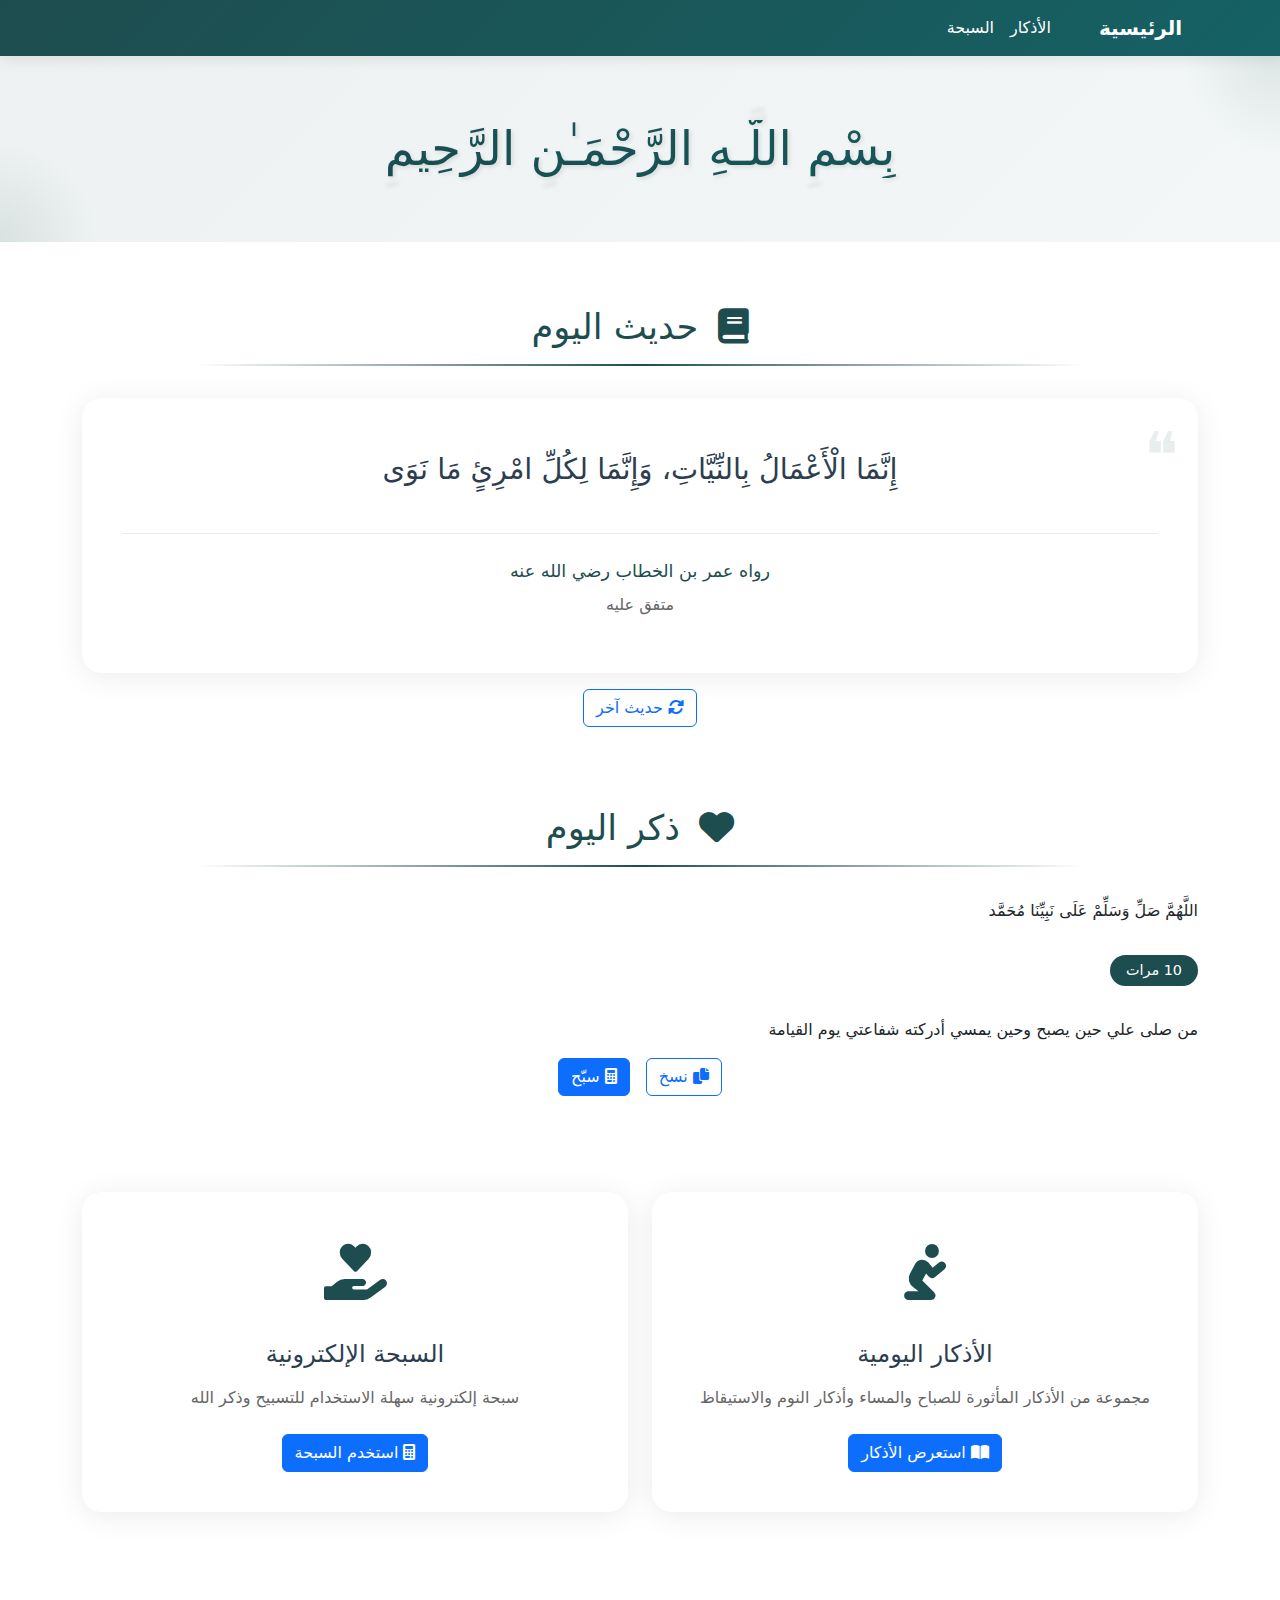
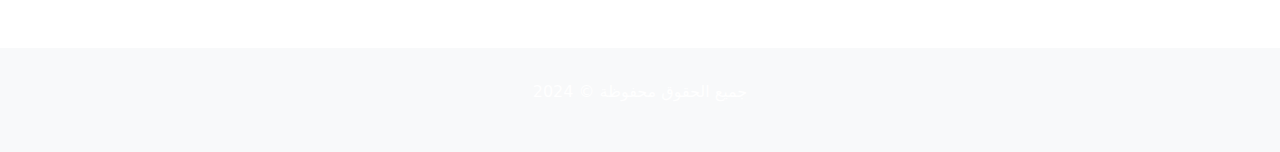
<file: public/index.html>
<!DOCTYPE html>
<html dir="rtl" lang="ar">
<head>
    <meta charset="UTF-8">
    <meta name="viewport" content="width=device-width, initial-scale=1.0">
    <title>موقع الأذكار والتسبيح</title>
    <link rel="stylesheet" href="css/style.css">
    <link href="https://cdn.jsdelivr.net/npm/bootstrap@5.1.3/dist/css/bootstrap.min.css" rel="stylesheet">
    <link href="https://cdnjs.cloudflare.com/ajax/libs/font-awesome/6.0.0/css/all.min.css" rel="stylesheet">
</head>
<body>
    <nav class="navbar navbar-expand-lg">
        <div class="container">
            <a class="navbar-brand" href="index.html">الرئيسية</a>
            <button class="navbar-toggler" type="button" data-bs-toggle="collapse" data-bs-target="#navbarNav">
                <span class="navbar-toggler-icon"></span>
            </button>
            <div class="collapse navbar-collapse" id="navbarNav">
                <ul class="navbar-nav">
                    <li class="nav-item">
                        <a class="nav-link" href="athkar.html">الأذكار</a>
                    </li>
                    <li class="nav-item">
                        <a class="nav-link" href="tasbih.html">السبحة</a>
                    </li>
                </ul>
            </div>
        </div>
    </nav>

    <div class="hero-section">
        <div class="container">
            <h1 class="bismillah text-center">بِسْمِ اللَّـهِ الرَّحْمَـٰنِ الرَّحِيمِ</h1>
        </div>
    </div>

    <div class="container">
        <section class="hadith-section mb-5">
            <div class="section-header text-center mb-4">
                <h2><i class="fas fa-book"></i> حديث اليوم</h2>
                <div class="divider"></div>
            </div>
            <div class="hadith-card" id="daily-hadith">
                <div class="text-center">
                    <div class="spinner-border" role="status">
                        <span class="visually-hidden">جاري التحميل...</span>
                    </div>
                </div>
            </div>
        </section>

        <section class="features-section">
            <div class="row">
                <div class="col-md-6 mb-4">
                    <div class="feature-card">
                        <div class="text-center">
                            <div class="feature-icon">
                                <i class="fas fa-pray"></i>
                            </div>
                            <h3>الأذكار اليومية</h3>
                            <p>مجموعة من الأذكار المأثورة للصباح والمساء وأذكار النوم والاستيقاظ</p>
                            <a href="athkar.html" class="btn btn-primary">
                                <i class="fas fa-book-open"></i>
                                استعرض الأذكار
                            </a>
                        </div>
                    </div>
                </div>

                <div class="col-md-6 mb-4">
                    <div class="feature-card">
                        <div class="text-center">
                            <div class="feature-icon">
                                <i class="fas fa-hand-holding-heart"></i>
                            </div>
                            <h3>السبحة الإلكترونية</h3>
                            <p>سبحة إلكترونية سهلة الاستخدام للتسبيح وذكر الله</p>
                            <a href="tasbih.html" class="btn btn-primary">
                                <i class="fas fa-calculator"></i>
                                استخدم السبحة
                            </a>
                        </div>
                    </div>
                </div>
            </div>
        </section>
    </div>

    <footer>
        <div class="container text-center">
            <p>جميع الحقوق محفوظة © 2024</p>
        </div>
    </footer>

    <script src="https://cdn.jsdelivr.net/npm/bootstrap@5.1.3/dist/js/bootstrap.bundle.min.js"></script>
    <script src="js/main.js"></script>
</body>
</html>
</file>
<file: public/css/style.css>
@import url('https://fonts.googleapis.com/css2?family=Amiri:wght@400;700&family=Noto+Naskh+Arabic:wght@400;700&display=swap');

:root {
    --primary-color: #2C3E50;
    --secondary-color: #34495E;
    --accent-color: #16A085;
    --light-bg: #F8FAFC;
    --text-color: #2C3E50;
}

body {
    font-family: 'Amiri', 'Traditional Arabic', serif;
    background-color: #f8f9fa;
    color: var(--text-color);
    line-height: 1.8;
}

/* Navbar Styles */
.navbar {
    background: linear-gradient(135deg, #1e4d4f 0%, #156164 100%) !important;
    padding: 1rem 0;
    box-shadow: 0 2px 15px rgba(0, 0, 0, 0.1);
}

.navbar-brand,
.nav-link {
    color: #fff !important;
    font-weight: 600;
    transition: all 0.3s ease;
}

.nav-link:hover {
    color: var(--accent-color) !important;
    transform: translateY(-2px);
}

/* Hero Section */
.hero-section {
    background: linear-gradient(135deg, rgba(30, 77, 79, 0.08) 0%, rgba(21, 97, 100, 0.05) 100%);
    padding: 4rem 0;
    margin-bottom: 2rem;
    position: relative;
    overflow: hidden;
}

.hero-section::before,
.hero-section::after {
    content: '';
    position: absolute;
    width: 200px;
    height: 200px;
    border-radius: 50%;
    background: radial-gradient(circle, rgba(30, 77, 79, 0.1) 0%, rgba(30, 77, 79, 0) 70%);
}

.hero-section::before {
    top: -100px;
    right: -100px;
}

.hero-section::after {
    bottom: -100px;
    left: -100px;
}

.bismillah {
    font-size: 3rem;
    background: linear-gradient(135deg, #1e4d4f 0%, #156164 100%);
    -webkit-background-clip: text;
    -webkit-text-fill-color: transparent;
    text-shadow: 2px 2px 4px rgba(0,0,0,0.1);
    margin: 0;
    padding: 0;
}

/* Hadith Card */
.hadith-card {
    background: #ffffff;
    border-radius: 20px;
    padding: 2.5rem;
    box-shadow: 0 4px 30px rgba(0, 0, 0, 0.08);
    margin: 1rem 0;
    position: relative;
    overflow: hidden;
    transition: all 0.3s ease;
}

.hadith-card::before {
    content: '❝';
    position: absolute;
    top: 10px;
    right: 20px;
    font-size: 4rem;
    color: rgba(30, 77, 79, 0.1);
    font-family: Arial, sans-serif;
}

.hadith-card:hover {
    transform: translateY(-5px);
}

.hadith-card h2 {
    color: var(--primary-color);
    font-weight: 700;
}

.hadith-text {
    font-size: 1.8rem;
    line-height: 2.2;
    color: #2c3e50;
    margin-bottom: 2rem;
    text-align: center;
    position: relative;
    z-index: 1;
}

.narrator,
.source {
    color: #666;
    font-size: 1.1rem;
}

.hadith-info {
    border-top: 1px solid rgba(30, 77, 79, 0.1);
    padding-top: 1.5rem;
    margin-top: 1.5rem;
    text-align: center;
}

.narrator {
    color: #1e4d4f;
    font-size: 1.1rem;
    margin-bottom: 0.5rem;
}

.source {
    color: #666;
    font-size: 1rem;
}

/* Feature Cards */
.feature-card {
    background: #ffffff;
    border-radius: 20px;
    padding: 2.5rem;
    box-shadow: 0 4px 30px rgba(0, 0, 0, 0.08);
    height: 100%;
    transition: all 0.3s ease;
    position: relative;
    overflow: hidden;
}

.feature-card::after {
    content: '';
    position: absolute;
    bottom: 0;
    right: 0;
    width: 100%;
    height: 5px;
    background: linear-gradient(90deg, #1e4d4f 0%, #156164 100%);
    opacity: 0;
    transition: opacity 0.3s ease;
}

.feature-card:hover::after {
    opacity: 1;
}

.feature-card:hover {
    transform: translateY(-10px);
    box-shadow: 0 6px 35px rgba(0, 0, 0, 0.12);
}

.feature-icon {
    font-size: 3.5rem;
    color: #1e4d4f;
    margin-bottom: 1.5rem;
    transition: transform 0.3s ease;
}

.feature-card:hover .feature-icon {
    transform: scale(1.1);
}

.feature-card h3 {
    color: #2c3e50;
    margin-bottom: 1rem;
    font-size: 1.5rem;
}

.feature-card p {
    color: #666;
    margin-bottom: 1.5rem;
    line-height: 1.6;
}

.features-section {
    padding: 3rem 0;
}

/* Athkar Cards */
.athkar-card {
    background: #ffffff;
    border-radius: 15px;
    padding: 1.5rem;
    box-shadow: 0 4px 20px rgba(0, 0, 0, 0.05);
    height: 100%;
    transition: all 0.3s ease;
    position: relative;
    overflow: hidden;
}

.athkar-card:hover {
    transform: translateY(-5px);
    box-shadow: 0 6px 25px rgba(0, 0, 0, 0.1);
}

.thikr-text {
    font-size: 1.3rem;
    line-height: 2;
    color: #2c3e50;
    margin-bottom: 1.5rem;
    text-align: center;
}

.thikr-info {
    margin: 1rem 0;
    text-align: center;
}

.count-badge {
    background: #1e4d4f;
    color: white;
    padding: 0.3rem 1rem;
    border-radius: 20px;
    font-size: 0.9rem;
    display: inline-block;
}

.description {
    color: #666;
    font-size: 0.95rem;
    margin-top: 1rem;
}

.action-buttons {
    display: flex;
    justify-content: center;
    gap: 1rem;
    margin-top: 1.5rem;
}

.category-select-wrapper {
    background: white;
    padding: 1rem;
    border-radius: 10px;
    box-shadow: 0 2px 10px rgba(0, 0, 0, 0.05);
}

.form-select-lg {
    border-color: #1e4d4f;
    color: #1e4d4f;
    font-size: 1.1rem;
}

.form-select-lg:focus {
    border-color: #156164;
    box-shadow: 0 0 0 0.25rem rgba(30, 77, 79, 0.25);
}

.progress {
    height: 10px;
    border-radius: 5px;
    margin-top: 1rem;
    background-color: #e9ecef;
}

.progress-bar {
    background-color: #1e4d4f;
    transition: width 0.3s ease;
    font-size: 0.8rem;
    display: flex;
    align-items: center;
    justify-content: center;
}

.main-text {
    font-size: 1.2rem;
    line-height: 1.8;
    margin-bottom: 1rem;
}

.description {
    font-size: 0.9rem;
    color: #666;
}

.count-badge {
    margin: 1rem 0;
}

/* Buttons */
.btn-primary {
    background-color: #1e4d4f;
    border-color: #1e4d4f;
    padding: 0.8rem 1.5rem;
    border-radius: 8px;
    transition: all 0.3s ease;
}

.btn-primary:hover {
    background-color: #156164;
    border-color: #156164;
    transform: translateY(-2px);
}

.btn-outline-primary {
    color: #1e4d4f;
    border-color: #1e4d4f;
    padding: 0.8rem 1.5rem;
    border-radius: 8px;
    transition: all 0.3s ease;
}

.btn-outline-primary:hover {
    background-color: #1e4d4f;
    color: #ffffff;
    transform: translateY(-2px);
}

/* Tasbih Counter */
.tasbih-count {
    font-size: 4rem;
    color: var(--accent-color);
    font-weight: bold;
    text-shadow: 2px 2px 4px rgba(0, 0, 0, 0.1);
}

#tasbih-button {
    width: 150px;
    height: 150px;
    border-radius: 50%;
    font-size: 1.8rem;
    background: var(--accent-color);
    border: none;
    box-shadow: 0 4px 15px rgba(0, 0, 0, 0.2);
    transition: all 0.3s ease;
}

#tasbih-button:active {
    transform: scale(0.95);
}

/* Enhanced Tasbih Styles */
.tasbih-card {
    background: #ffffff;
    border-radius: 20px;
    padding: 2.5rem;
    box-shadow: 0 4px 30px rgba(0, 0, 0, 0.08);
    margin-bottom: 2rem;
}

.btn-circle {
    width: 120px;
    height: 120px;
    border-radius: 50%;
    font-size: 2rem;
    display: flex;
    align-items: center;
    justify-content: center;
    margin: 0 auto;
    box-shadow: 0 4px 15px rgba(0, 0, 0, 0.1);
    transition: all 0.3s ease;
}

.btn-circle:active {
    transform: scale(0.95);
    box-shadow: 0 2px 10px rgba(0, 0, 0, 0.1);
}

.current-dhikr {
    font-size: 1.5rem;
    color: #1e4d4f;
    margin-bottom: 1rem;
    min-height: 40px;
}

.counter-info {
    font-size: 1.2rem;
    color: #666;
}

.saved-counts {
    background: #ffffff;
    border-radius: 20px;
    padding: 2rem;
    box-shadow: 0 4px 30px rgba(0, 0, 0, 0.08);
}

.list-group-item {
    border: none;
    border-bottom: 1px solid rgba(0, 0, 0, 0.05);
    margin-bottom: 0.5rem;
    padding: 1rem;
    transition: all 0.3s ease;
}

.list-group-item:hover {
    background-color: rgba(30, 77, 79, 0.05);
}

.list-group-item:last-child {
    border-bottom: none;
}

.target-count-wrapper {
    max-width: 300px;
    margin: 0 auto;
}

#custom-count, #dhikr-text {
    max-width: 300px;
    margin: 0 auto;
}

.tasbih-display {
    background: rgba(30, 77, 79, 0.05);
    padding: 2rem;
    border-radius: 15px;
    margin: 2rem 0;
}

.progress {
    max-width: 300px;
    margin: 1rem auto;
    height: 8px !important;
    background-color: rgba(30, 77, 79, 0.1);
}

.progress-bar {
    background-color: #1e4d4f;
}

.badge {
    font-size: 0.9rem;
    padding: 0.5rem 1rem;
}

/* Form Control Enhancements */
.form-select-lg {
    border: 2px solid rgba(30, 77, 79, 0.2);
    border-radius: 10px;
}

.form-select-lg:focus {
    border-color: #1e4d4f;
    box-shadow: 0 0 0 0.25rem rgba(30, 77, 79, 0.1);
}

/* Animation for count change */
@keyframes countChange {
    0% {
        transform: scale(1);
    }
    50% {
        transform: scale(1.2);
    }
    100% {
        transform: scale(1);
    }
}

.tasbih-count {
    animation: countChange 0.3s ease-out;
}

/* Footer */
footer {
    background: #f8f9fa;
    color: white;
    padding: 2rem 0;
    margin-top: 4rem;
}

.divider {
    height: 2px;
    background: linear-gradient(to right, transparent, #1e4d4f, transparent);
    margin: 1rem auto 2rem;
    width: 80%;
}

/* Responsive Design */
@media (max-width: 768px) {
    .bismillah {
        font-size: 2.2rem;
    }

    .hadith-text {
        font-size: 1.4rem;
        line-height: 2;
    }

    .feature-card {
        padding: 1.5rem;
        margin-bottom: 1rem;
    }

    .feature-icon {
        font-size: 2.5rem;
    }

    .hadith-card {
        margin-top: -3rem;
        padding: 1.5rem;
    }

    .btn-circle {
        width: 100px;
        height: 100px;
        font-size: 1.5rem;
    }
    
    .current-dhikr {
        font-size: 1.2rem;
    }
    
    .tasbih-card {
        padding: 1.5rem;
    }
}

/* Animations */
@keyframes fadeIn {
    from {
        opacity: 0;
        transform: translateY(20px);
    }

    to {
        opacity: 1;
        transform: translateY(0);
    }
}

.feature-card,
.hadith-card {
    animation: fadeIn 0.6s ease-out forwards;
}

/* Loading Spinner */
.spinner-border {
    color: #1e4d4f;
    width: 3rem;
    height: 3rem;
}

.mb-0 {
    color: #000;
}

/* Enhanced Hadith Section */
.hadith-section {
    padding: 2rem 0;
    position: relative;
}

.section-header h2 {
    color: #1e4d4f;
    font-size: 2.2rem;
    margin-bottom: 0.5rem;
}

.section-header i {
    margin-left: 0.5rem;
    color: #1e4d4f;
}

/* Athkar Stack Styles */
.athkar-stack-container {
    background: #fff;
    border-radius: 15px;
    padding: 1.5rem;
    box-shadow: 0 4px 20px rgba(0, 0, 0, 0.08);
    margin-bottom: 2rem;
    min-height: 200px;
    position: relative;
    overflow: hidden;
}

.athkar-stack-container::before {
    content: '';
    position: absolute;
    top: 0;
    left: 0;
    right: 0;
    height: 4px;
    background: linear-gradient(90deg, #1e4d4f 0%, #156164 100%);
    border-radius: 4px 4px 0 0;
}

.current-dhikr-stack {
    display: flex;
    flex-direction: column;
    gap: 1rem;
}

.current-dhikr-stack:empty::before {
    content: 'اختر ذكراً للبدء';
    display: block;
    text-align: center;
    color: #666;
    padding: 2rem;
    font-style: italic;
}

.stack-item {
    background: linear-gradient(135deg, rgba(30, 77, 79, 0.05) 0%, rgba(21, 97, 100, 0.08) 100%);
    padding: 1rem;
    border-radius: 10px;
    transform-origin: center;
    animation: slideIn 0.3s ease-out;
    border: 1px solid rgba(30, 77, 79, 0.1);
    transform-origin: top;
    transition: all 0.3s ease;
}

.stack-item:not(:first-child) {
    margin-top: -10px;
    opacity: 0.8;
    transform: scale(0.98);
}

.stack-item:not(:first-child):hover {
    opacity: 1;
    transform: scale(1);
    margin-top: 0;
}

.stack-content {
    display: flex;
    align-items: center;
    gap: 1rem;
    position: relative;
    z-index: 1;
}

.stack-text {
    flex: 1;
    font-size: 1.2rem;
    line-height: 1.8;
    color: #2c3e50;
}

.stack-progress {
    width: 150px;
}

.stack-item .progress {
    height: 8px;
    margin: 0;
    width: 100%;
}

.btn-counter {
    background: #1e4d4f;
    color: white;
    border-radius: 50%;
    width: 40px;
    height: 40px;
    padding: 0;
    display: flex;
    align-items: center;
    justify-content: center;
    transition: all 0.2s ease;
    position: relative;
    overflow: hidden;
}

.btn-counter:hover {
    background: #156164;
    color: white;
    transform: scale(1.1);
}

.btn-counter:active {
    transform: scale(0.95);
}

.btn-counter::after {
    content: '';
    position: absolute;
    width: 100%;
    height: 100%;
    background: radial-gradient(circle, rgba(255,255,255,0.3) 0%, transparent 70%);
    left: 0;
    top: 0;
    opacity: 0;
    transition: opacity 0.2s;
}

.btn-counter:active::after {
    opacity: 1;
}

.completed-dhikr-count {
    transition: all 0.3s ease;
}

.completed-dhikr-count .badge {
    font-size: 1rem;
    padding: 0.5rem 1rem;
    background: linear-gradient(135deg, #1e4d4f 0%, #156164 100%);
    position: relative;
    overflow: hidden;
}

.completed-dhikr-count .badge::before {
    content: '';
    position: absolute;
    top: 0;
    left: 0;
    width: 100%;
    height: 100%;
    background: linear-gradient(45deg, transparent 0%, rgba(255,255,255,0.2) 50%, transparent 100%);
    animation: shimmer 2s infinite;
}

.stack-item.completed {
    animation: fadeOut 0.5s ease-out forwards;
}

.athkar-card.active {
    opacity: 0.6;
    pointer-events: none;
    position: relative;
}

.athkar-card.active::before {
    content: 'جاري التسبيح';
    position: absolute;
    top: 0;
    left: 0;
    right: 0;
    padding: 0.5rem;
    background: rgba(30, 77, 79, 0.9);
    color: white;
    text-align: center;
    border-radius: 15px 15px 0 0;
    font-size: 0.9rem;
}

.completed-dhikr-count .badge {
    font-size: 1rem;
    padding: 0.5rem 1rem;
    background: linear-gradient(135deg, #1e4d4f 0%, #156164 100%);
}

@keyframes slideIn {
    from {
        opacity: 0;
        transform: translateY(-20px);
    }
    to {
        opacity: 1;
        transform: translateY(0);
    }
}

@keyframes fadeOut {
    from {
        opacity: 1;
        transform: translateX(0);
    }
    to {
        opacity: 0;
        transform: translateX(100%);
    }
}

/* Enhanced Stack Animations */
@keyframes completeGlow {
    0% {
        box-shadow: 0 0 0 rgba(30, 77, 79, 0.2);
    }
    50% {
        box-shadow: 0 0 20px rgba(30, 77, 79, 0.4);
        background: linear-gradient(135deg, rgba(30, 77, 79, 0.1) 0%, rgba(21, 97, 100, 0.15) 100%);
    }
    100% {
        box-shadow: 0 0 0 rgba(30, 77, 79, 0.2);
    }
}

@keyframes slideOutRight {
    0% {
        opacity: 1;
        transform: translateX(0);
    }
    100% {
        opacity: 0;
        transform: translateX(100%);
    }
}

/* Progress bar animation */
.progress-bar {
    background: linear-gradient(90deg, #1e4d4f 0%, #156164 100%);
    background-size: 200% 100%;
    animation: gradientMove 2s linear infinite;
}

@keyframes gradientMove {
    0% {
        background-position: 100% 0;
    }
    100% {
        background-position: -100% 0;
    }
}

/* Responsive adjustments for stack */
@media (max-width: 768px) {
    .stack-content {
        flex-direction: column;
        text-align: center;
    }
    
    .stack-text {
        font-size: 1.1rem;
        margin-bottom: 0.5rem;
    }
    
    .stack-progress {
        width: 100%;
        margin-bottom: 0.5rem;
    }
}

/* Progress animation */
.progress-bar {
    transition: width 0.3s ease-in-out;
}

@keyframes shimmer {
    0% {
        transform: translateX(-100%);
    }
    100% {
        transform: translateX(100%);
    }
}
</file>
